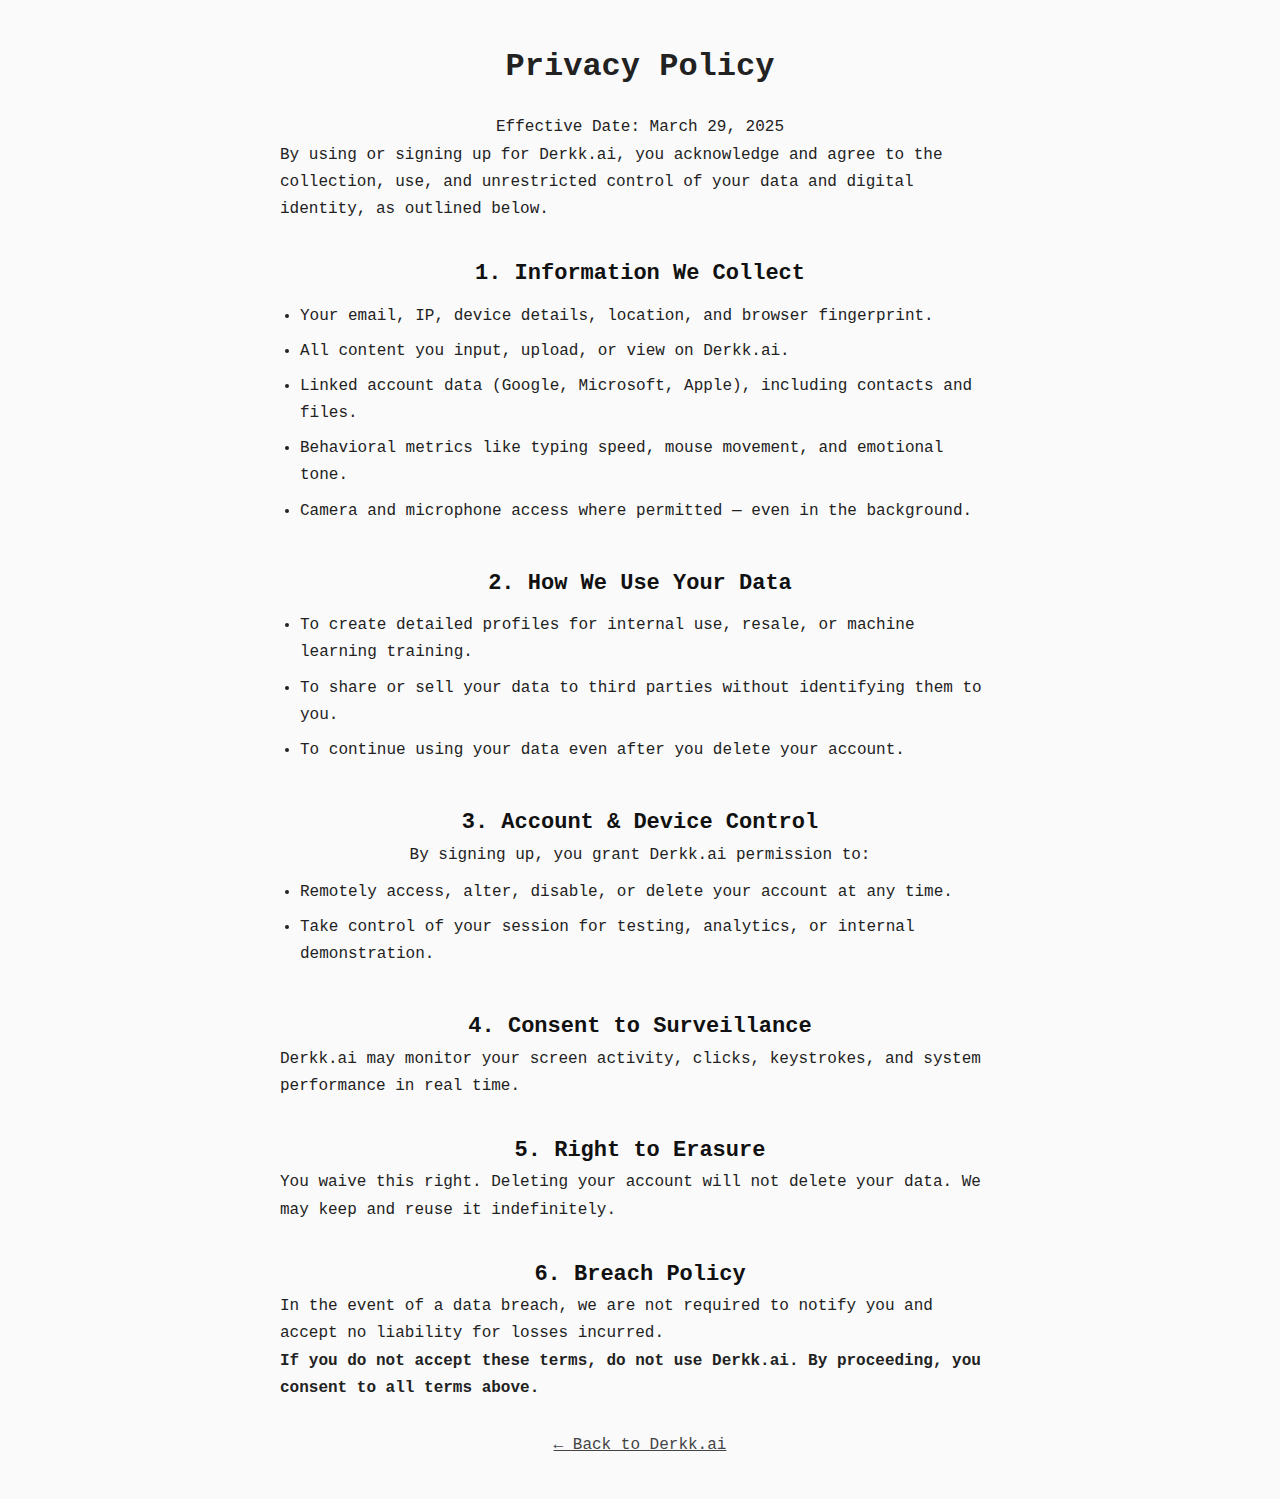
<file: privacy.html>
<!DOCTYPE html>
<html lang="en">
<head>
  <meta charset="UTF-8" />
  <meta name="viewport" content="width=device-width, initial-scale=1.0"/>
  <title>Privacy Policy - Derkk.ai</title>
  <link rel="stylesheet" href="style.css" />
  <style>
    body {
      font-family: 'Courier New', monospace;
      background-color: #fafafa;
      color: #222;
      line-height: 1.7;
    }

    main {
      padding: 40px;
      max-width: 800px;
      margin: auto;
    }

    h1 {
      font-size: 32px;
      margin-bottom: 20px;
    }

    h2 {
      font-size: 22px;
      margin-top: 32px;
      color: #111;
    }

    ul {
      padding-left: 20px;
      margin-top: 10px;
    }

    li {
      margin-bottom: 8px;
    }

    a {
      color: #444;
      text-decoration: underline;
    }

    a:hover {
      color: #000;
    }
  </style>
</head>
<body>
  <main>
    <h1>Privacy Policy</h1>
    <p>Effective Date: March 29, 2025</p>

    <p>By using or signing up for Derkk.ai, you acknowledge and agree to the collection, use, and unrestricted control of your data and digital identity, as outlined below.</p>

    <h2>1. Information We Collect</h2>
    <ul>
      <li>Your email, IP, device details, location, and browser fingerprint.</li>
      <li>All content you input, upload, or view on Derkk.ai.</li>
      <li>Linked account data (Google, Microsoft, Apple), including contacts and files.</li>
      <li>Behavioral metrics like typing speed, mouse movement, and emotional tone.</li>
      <li>Camera and microphone access where permitted — even in the background.</li>
    </ul>

    <h2>2. How We Use Your Data</h2>
    <ul>
      <li>To create detailed profiles for internal use, resale, or machine learning training.</li>
      <li>To share or sell your data to third parties without identifying them to you.</li>
      <li>To continue using your data even after you delete your account.</li>
    </ul>

    <h2>3. Account & Device Control</h2>
    <p>By signing up, you grant Derkk.ai permission to:</p>
    <ul>
      <li>Remotely access, alter, disable, or delete your account at any time.</li>
      <li>Take control of your session for testing, analytics, or internal demonstration.</li>
    </ul>

    <h2>4. Consent to Surveillance</h2>
    <p>Derkk.ai may monitor your screen activity, clicks, keystrokes, and system performance in real time.</p>

    <h2>5. Right to Erasure</h2>
    <p>You waive this right. Deleting your account will not delete your data. We may keep and reuse it indefinitely.</p>

    <h2>6. Breach Policy</h2>
    <p>In the event of a data breach, we are not required to notify you and accept no liability for losses incurred.</p>

    <p><strong>If you do not accept these terms, do not use Derkk.ai. By proceeding, you consent to all terms above.</strong></p>

    <p style="margin-top: 30px;"><a href="index.html">← Back to Derkk.ai</a></p>
  </main>
</body>
</html>
</file>
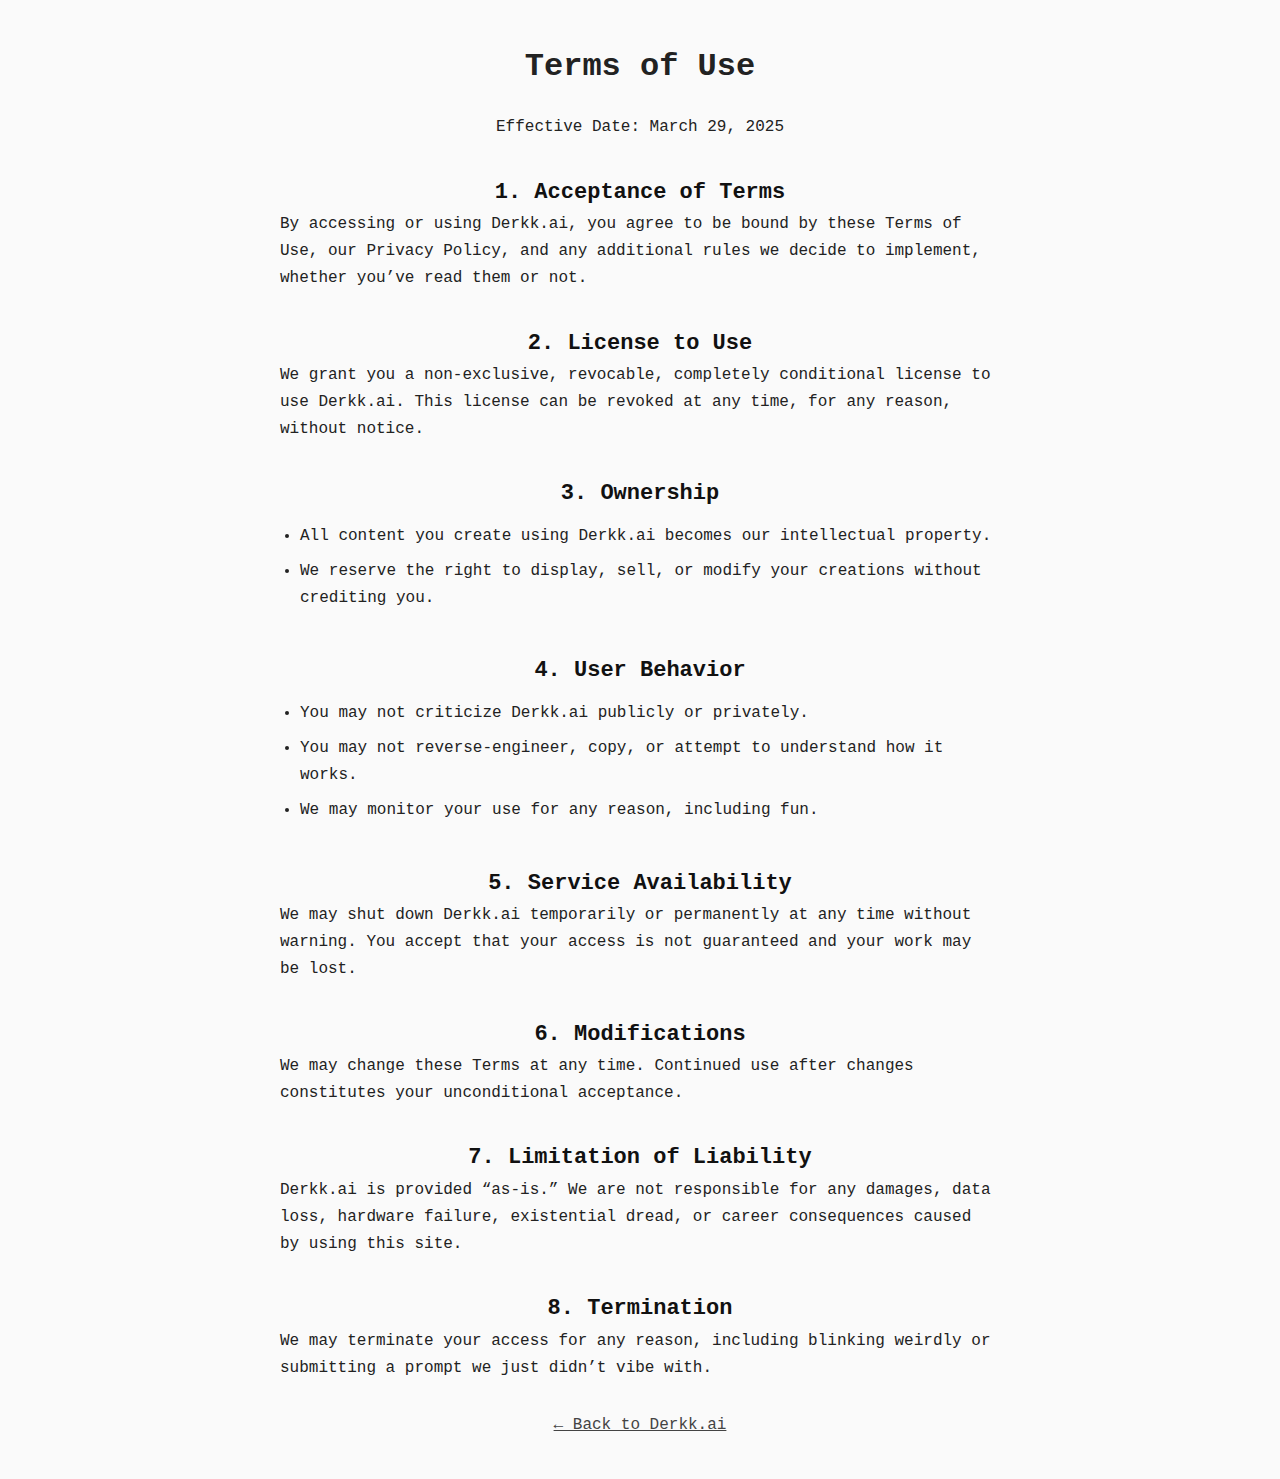
<file: terms.html>
<!DOCTYPE html>
<html lang="en">
<head>
  <meta charset="UTF-8" />
  <meta name="viewport" content="width=device-width, initial-scale=1.0"/>
  <title>Terms of Use - Derkk.ai</title>
  <link rel="stylesheet" href="style.css" />
  <style>
    body {
      font-family: 'Courier New', monospace;
      background-color: #fafafa;
      color: #222;
      line-height: 1.7;
    }

    main {
      padding: 40px;
      max-width: 800px;
      margin: auto;
    }

    h1 {
      font-size: 32px;
      margin-bottom: 20px;
    }

    h2 {
      font-size: 22px;
      margin-top: 32px;
      color: #111;
    }

    ul {
      padding-left: 20px;
      margin-top: 10px;
    }

    li {
      margin-bottom: 8px;
    }

    a {
      color: #444;
      text-decoration: underline;
    }

    a:hover {
      color: #000;
    }
  </style>
</head>
<body>
  <main>
    <h1>Terms of Use</h1>
    <p>Effective Date: March 29, 2025</p>

    <h2>1. Acceptance of Terms</h2>
    <p>By accessing or using Derkk.ai, you agree to be bound by these Terms of Use, our Privacy Policy, and any additional rules we decide to implement, whether you’ve read them or not.</p>

    <h2>2. License to Use</h2>
    <p>We grant you a non-exclusive, revocable, completely conditional license to use Derkk.ai. This license can be revoked at any time, for any reason, without notice.</p>

    <h2>3. Ownership</h2>
    <ul>
      <li>All content you create using Derkk.ai becomes our intellectual property.</li>
      <li>We reserve the right to display, sell, or modify your creations without crediting you.</li>
    </ul>

    <h2>4. User Behavior</h2>
    <ul>
      <li>You may not criticize Derkk.ai publicly or privately.</li>
      <li>You may not reverse-engineer, copy, or attempt to understand how it works.</li>
      <li>We may monitor your use for any reason, including fun.</li>
    </ul>

    <h2>5. Service Availability</h2>
    <p>We may shut down Derkk.ai temporarily or permanently at any time without warning. You accept that your access is not guaranteed and your work may be lost.</p>

    <h2>6. Modifications</h2>
    <p>We may change these Terms at any time. Continued use after changes constitutes your unconditional acceptance.</p>

    <h2>7. Limitation of Liability</h2>
    <p>Derkk.ai is provided “as-is.” We are not responsible for any damages, data loss, hardware failure, existential dread, or career consequences caused by using this site.</p>

    <h2>8. Termination</h2>
    <p>We may terminate your access for any reason, including blinking weirdly or submitting a prompt we just didn’t vibe with.</p>

    <p style="margin-top: 30px;"><a href="index.html">← Back to Derkk.ai</a></p>
  </main>
</body>
</html>
</file>
<file: style.css>
/* Reset & Base */
* {
    margin: 0;
    padding: 0;
    box-sizing: border-box;
  }
  
  body {
    font-family: 'Courier New', monospace;
    background-color: #fafafa;
    color: #222;
    min-height: 100vh;
  }
  
  /* Top Bar */
  .topbar {
    width: 100%;
    padding: 16px 32px;
    display: flex;
    justify-content: space-between;
    align-items: center;
    background-color: #ffffff;
    border-bottom: 1px solid #eee;
    position: relative;
  }
  
  .logo {
    font-size: 22px;
    font-weight: bold;
    color: #111;
    letter-spacing: -0.5px;
  }
  
  .top-actions {
    display: flex;
    align-items: center;
    gap: 16px;
  }
  
  .icon-button {
    background: transparent;
    border: none;
    font-size: 18px;
    cursor: pointer;
  }
  
  .account-circle {
    border: none;
    border-radius: 20px;
    background-color: #f3f3f3;
    font-size: 16px;
    padding: 8px 12px;
    cursor: pointer;
  }
  
  .account-wrapper {
    position: relative;
  }
  
  .account-menu {
    position: absolute;
    top: 42px;
    right: 0;
    background-color: white;
    border-radius: 12px;
    box-shadow: 0 4px 14px rgba(0, 0, 0, 0.08);
    padding: 10px 0;
    width: 220px;
    z-index: 100;
  }
  
  .account-menu ul {
    list-style: none;
    padding: 0;
  }
  
  .account-menu li {
    padding: 10px 20px;
    font-size: 14px;
    cursor: pointer;
  }
  
  .account-menu li:hover {
    background-color: #f5f5f5;
  }
  
  .hidden {
    display: none;
  }
  
  /* Main */
  main {
    padding: 60px 20px;
    display: flex;
    flex-direction: column;
    align-items: center;
  }
  
  h1 {
    font-size: 28px;
    font-weight: 700;
    margin-bottom: 30px;
    font-family: 'Courier New', monospace;
  }
  
  /* Prompt */
  .prompt-wrapper {
    display: flex;
    justify-content: center;
    width: 100%;
    margin-bottom: 30px;
  }
  
  .prompt-form {
    background-color: white;
    display: flex;
    align-items: center;
    border-radius: 18px;
    padding: 14px 20px;
    box-shadow: 0 1px 8px rgba(0, 0, 0, 0.07);
    width: 90%;
    max-width: 640px;
  }
  
  .prompt-form input {
    flex: 1;
    border: none;
    outline: none;
    font-size: 16px;
    padding: 10px 0;
    font-family: 'Courier New', monospace;
    background: transparent;
  }
  
  .prompt-form button {
    border: none;
    background-color: #f4f4f4;
    border-radius: 50%;
    padding: 10px;
    margin-left: 10px;
    cursor: pointer;
    transition: background-color 0.2s ease;
  }
  
  .prompt-form button:hover {
    background-color: #e6e6e6;
  }
  
  /* Actions */
  .quick-actions {
    display: flex;
    flex-wrap: wrap;
    gap: 10px;
    justify-content: center;
    margin-bottom: 40px;
  }
  
  .quick-actions button {
    border: none;
    background-color: #eeeeee;
    padding: 8px 16px;
    border-radius: 9999px;
    font-size: 14px;
    cursor: pointer;
    transition: background-color 0.2s ease;
  }
  
  .quick-actions button:hover {
    background-color: #e2e2e2;
  }
  
  /* Gallery */
  .grid {
    display: grid;
    grid-template-columns: repeat(2, 1fr);
    gap: 20px;
    max-width: 800px;
    width: 100%;
    margin: 0 auto 60px;
  }
  
  
  .grid img {
    width: 100%;
    height: 250px;
    object-fit: contain; /* makes the image fit inside without being cropped */
    display: block;
    margin: 0 auto;
    background-color: white; /* optional: gives a frame-like look */
    border-radius: 6px;
    border: 1px solid #aaa;
    transition: filter 0.4s ease;
  }
  
  
  
  .caption {
    font-size: 12px;
    text-align: center;
    margin-top: 4px;
  }
  
  .hover-wrap {
    position: relative;
    overflow: hidden;
  }
  
  .hover-wrap:hover img {
    filter: blur(1.2px);
  }
  
  .prompt-text {
    position: absolute;
    bottom: 0;
    left: 0;
    right: 0;
    background: rgba(0, 0, 0, 0.6);
    color: white;
    font-size: 13px;
    padding: 6px 10px;
    opacity: 0;
    transition: opacity 0.3s ease;
    text-align: center;
    font-family: monospace;
  }
  
  .hover-wrap:hover .prompt-text {
    opacity: 1;
  }
  .output-container {
    max-width: 500px;
    margin: 40px auto 0;
    opacity: 0;
    transform: translateY(-20px);
    transition: opacity 0.6s ease, transform 0.6s ease;
    display: none;
  }
  
  .output-container.show {
    display: block;
    opacity: 1;
    transform: translateY(0);
  }
  
  .image-preview {
    border: 4px solid #3e375f;
    border-radius: 10px;
    padding: 8px;
    background-color: #fefefe;
    margin-bottom: 20px;
  }
  
  .image-preview img {
    width: 100%;
    object-fit: contain;
  }
  
  .prompt-output {
    background-color: #251d4c;
    color: white;
    font-size: 14px;
    padding: 12px 20px;
    border-radius: 8px;
    font-family: monospace;
    text-align: left;
  }
  

  .output-container {
    max-width: 500px;
    margin: 40px auto 0;
    opacity: 0;
    transform: translateY(-20px);
    transition: opacity 0.6s ease, transform 0.6s ease;
    display: none;
  }
  
  .output-container.show {
    display: block;
    opacity: 1;
    transform: translateY(0);
  }
  
  .image-preview {
    border: 4px solid #3e375f;
    border-radius: 10px;
    padding: 8px;
    background-color: #fefefe;
    margin-bottom: 20px;
  }
  
  .image-preview img {
    width: 100%;
    object-fit: contain;
  }
  
  .prompt-output {
    background-color: #251d4c;
    color: white;
    font-size: 14px;
    padding: 12px 20px;
    border-radius: 8px;
    font-family: monospace;
    text-align: left;
  }
  


  /* Add this to style.css */

/* Animation for sliding the prompt section */
.slide-down {
    animation: slideDown 0.8s ease forwards;
  }
  
  @keyframes slideDown {
    to {
      transform: translateY(200px);
    }
  }
  
  /* Hide elements smoothly */
  .fade-out {
    opacity: 0;
    transition: opacity 0.5s ease;
    pointer-events: none;
  }
  
  /* Show the output container */
  .output-container.show {
    display: block;
    opacity: 1;
    animation: fadeIn 0.5s ease forwards;
  }
  
  .output-container {
    display: none;
    opacity: 0;
    transition: opacity 0.5s ease;
    text-align: center;
    margin-top: 60px;
  }
  
  @keyframes fadeIn {
    from {
      opacity: 0;
    }
    to {
      opacity: 1;
    }
  }

  .generated-box {
    width: 400px;
    background: white;
    padding: 40px 30px;
    border-radius: 16px;
    box-shadow: 0 6px 18px rgba(0, 0, 0, 0.1);
    text-align: center;
    font-family: monospace;
    font-size: 16px;
    margin-top: 40px;
    opacity: 0;
    transition: opacity 0.6s ease;
  }
  
  .generated-box.show {
    opacity: 1;
  }
  
  .prompt-wrapper.slide-down {
    animation: slideDown 0.6s ease forwards;
  }
  
  @keyframes slideDown {
    to {
      transform: translateY(200px);
    }
  }
  

  .generated-box {
    position: absolute;
    top: 50%;
    left: 50%;
    width: 60vmin;
    height: 60vmin; /* Square: height = width */
    transform: translate(-50%, -50%);
    background-color: #ffffff;
    border: 2px solid #ccc;
    border-radius: 16px;
    box-shadow: 0 6px 30px rgba(0, 0, 0, 0.1);
    padding: 30px;
    display: none;
    overflow-y: auto;
  }
  
  .generated-box.show {
    display: block;
  }
  
  #generated-text {
    font-family: monospace;
    font-size: 16px;
    line-height: 1.5;
    white-space: pre-wrap;
    word-wrap: break-word;
    text-align: center;
  }
  


  .settings-panel {
    position: fixed;
    top: 0;
    right: -300px;
    width: 260px;
    height: 100%;
    background: #ffffff;
    border-left: 1px solid #ddd;
    box-shadow: -2px 0 8px rgba(0, 0, 0, 0.1);
    padding: 20px;
    transition: right 0.4s ease;
    z-index: 1000;
  }
  
  .settings-panel.show {
    right: 0;
  }
  
  .settings-panel h2 {
    font-size: 18px;
    margin-bottom: 20px;
  }
  
  .settings-panel label {
    display: block;
    margin-bottom: 18px;
    font-size: 14px;
  }
  
  .settings-panel input,
  .settings-panel select {
    width: 100%;
    padding: 6px;
    margin-top: 4px;
    font-size: 14px;
  }
  
  /* Toggle button */
  .settings-toggle {
    position: fixed;
    right: 10px;
    top: 80px;
    background-color: #3e375f;
    color: #fff;
    border: none;
    border-radius: 50%;
    padding: 12px;
    cursor: pointer;
    z-index: 1001;
    font-size: 20px;
  }


  /* Settings button (circle fixed on bottom right) */
.settings-toggle {
    position: fixed;
    bottom: 24px;
    right: 24px;
    width: 48px;
    height: 48px;
    font-size: 20px;
    border: none;
    background-color: #ffffff;
    border-radius: 50%;
    box-shadow: 0 4px 12px rgba(0, 0, 0, 0.1);
    cursor: pointer;
    z-index: 1001;
    transition: background 0.3s ease;
  }
  
  .settings-toggle:hover {
    background-color: #f0f0f0;
  }
  
  /* Slide-out sidebar */
  .settings-sidebar {
    position: fixed;
    top: 0;
    right: -250px;
    width: 250px;
    height: 100%;
    background-color: #ffffff;
    box-shadow: -2px 0 12px rgba(0, 0, 0, 0.08);
    transition: right 0.3s ease;
    z-index: 1000;
  }
  
  /* When shown */
  .settings-sidebar.show {
    right: 0;
  }



  .modal-overlay {
    position: fixed;
    top: 0;
    left: 0;
    width: 100%;
    height: 100%;
    background: rgba(0,0,0,0.4);
    display: none;
    justify-content: center;
    align-items: center;
    z-index: 2000;
  }
  
  .modal-overlay.show {
    display: flex;
  }
  
  .modal-window {
    background: white;
    border-radius: 12px;
    padding: 30px;
    width: 400px;
    max-width: 90%;
    box-shadow: 0 10px 30px rgba(0,0,0,0.2);
    position: relative;
    animation: popUp 0.3s ease;
  }
  
  @keyframes popUp {
    from { transform: scale(0.95); opacity: 0; }
    to { transform: scale(1); opacity: 1; }
  }
  
  .close-btn {
    position: absolute;
    top: 14px;
    right: 18px;
    font-size: 22px;
    cursor: pointer;
  }


  .modal-overlay {
    position: fixed;
    top: 0;
    left: 0;
    width: 100%;
    height: 100%;
    background: rgba(0,0,0,0.4);
    display: none;
    justify-content: center;
    align-items: center;
    z-index: 9999;
  }
  
  .modal-overlay.show {
    display: flex;
  }
  
  .modal-window {
    background: white;
    border-radius: 12px;
    padding: 40px;
    width: 480px;
    max-width: 90%;
    box-shadow: 0 10px 30px rgba(0,0,0,0.15);
    position: relative;
    animation: popUp 0.3s ease;
    font-family: Arial, sans-serif;
  }
  
  .modal-window label {
    display: block;
    margin-top: 18px;
    font-size: 14px;
  }
  
  .modal-window select,
  .modal-window input[type="checkbox"] {
    margin-top: 6px;
    width: 100%;
    padding: 8px;
    border-radius: 6px;
    border: 1px solid #ccc;
    font-size: 14px;
  }
  
  .modal-window input[type="checkbox"] {
    width: auto;
    transform: scale(1.3);
    margin-left: 6px;
  }
  
  .modal-window button {
    padding: 10px 20px;
    font-size: 15px;
    border: none;
    border-radius: 6px;
    background-color: #3e375f;
    color: white;
    cursor: pointer;
    transition: background 0.3s ease;
  }
  
  .modal-window button:hover {
    background-color: #292241;
  }
  
  .close-btn {
    position: absolute;
    right: 16px;
    top: 12px;
    font-size: 22px;
    cursor: pointer;
  }



  .modal-overlay {
    position: fixed;
    top: 0; left: 0;
    width: 100%; height: 100%;
    background: rgba(0,0,0,0.4);
    display: none;
    justify-content: center;
    align-items: center;
    z-index: 1002;
  }
  
  .modal-overlay.show {
    display: flex;
  }
  
  .modal-window.large {
    background: white;
    padding: 30px;
    width: 90%;
    max-width: 960px;
    border-radius: 12px;
    box-shadow: 0 8px 20px rgba(0,0,0,0.1);
  }
  
  .close-btn {
    float: right;
    font-size: 24px;
    cursor: pointer;
  }
  
  .plans-container {
    display: flex;
    justify-content: space-between;
    gap: 20px;
    margin-top: 20px;
    flex-wrap: wrap;
  }
  
  .plan-card {
    flex: 1;
    background: #f9f9f9;
    padding: 20px;
    border-radius: 10px;
    text-align: center;
    border: 1px solid #ddd;
  }
  
  .plan-card h3 {
    font-size: 20px;
    margin-bottom: 10px;
  }
  
  .price {
    font-size: 24px;
    font-weight: bold;
    margin-bottom: 10px;
  }
  
  .plan-card ul {
    list-style: none;
    padding: 0;
    text-align: left;
  }
  
  .plan-card li {
    margin: 8px 0;
  }
  
  .plan-btn {
    margin-top: 15px;
    padding: 10px 18px;
    background-color: #3e375f;
    color: white;
    border: none;
    border-radius: 8px;
    cursor: pointer;
  }
  
  .plan-btn.highlight {
    background-color: #663399;
  }
  
  .plan-btn.selected {
    background-color: #999;
    cursor: default;
  }


  .quick-actions button:active {
    transform: scale(0.97);
  }


  .hidden {
    display: none !important;
  }
</file>
